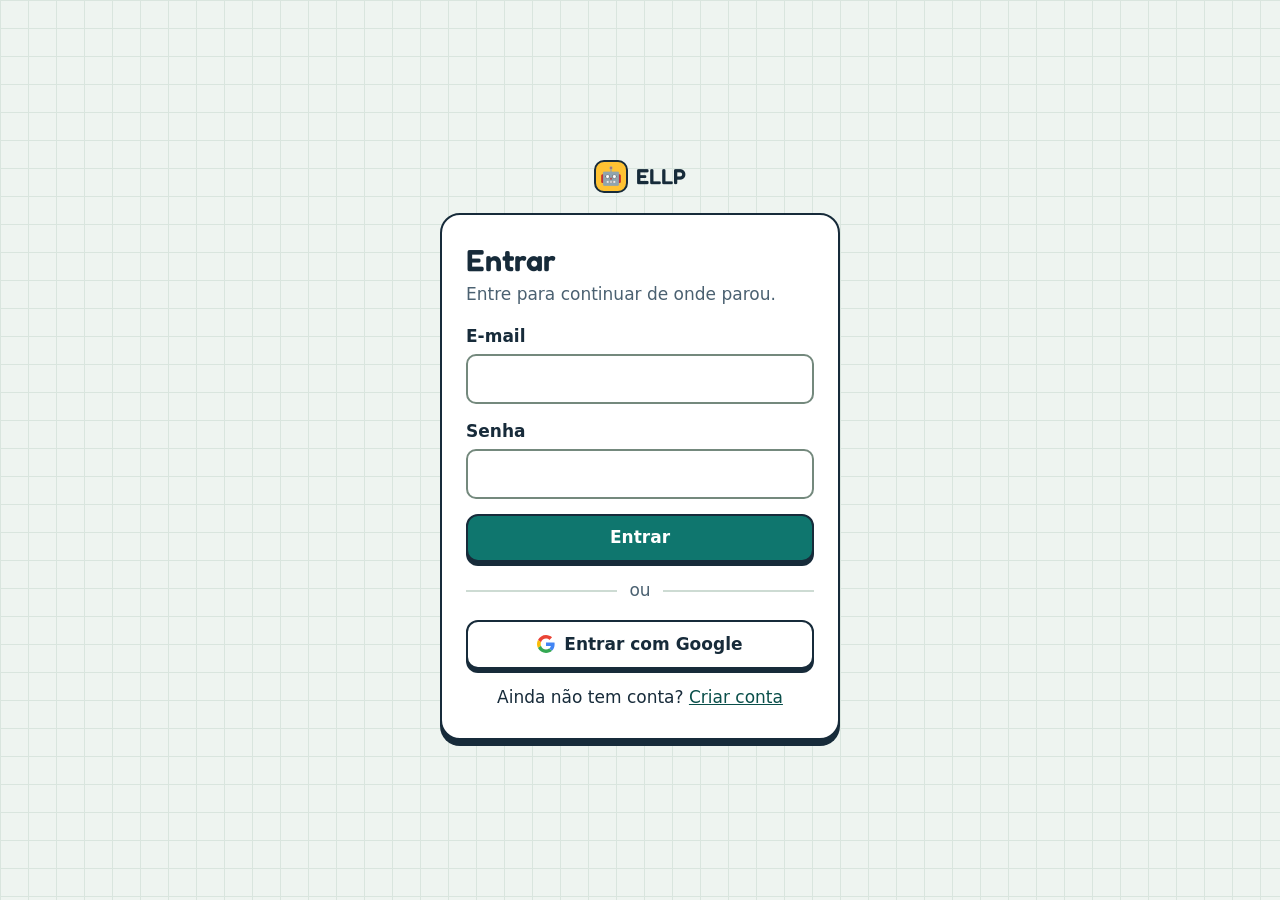
<file: frontend/index.html>
<!DOCTYPE html>
<html lang="pt-BR">
<head>
  <meta charset="UTF-8">
  <meta name="viewport" content="width=device-width, initial-scale=1">
  <title>ELLP - Jogo</title>
  <link rel="stylesheet" href="css/style.css">
</head>
<body>
  <p id="carregando">Carregando...</p>

  <main id="conteudo" class="pagina tela-jogo" hidden>
    <header class="topo">
      <a class="marca" href="index.html"><span class="marca-icone" aria-hidden="true">🤖</span>ELLP</a>
      <nav class="topo-nav" aria-label="Principal">
        <a href="index.html" aria-current="page">Jogo</a>
        <a href="painel.html">Desempenho</a>
      </nav>
      <div class="topo-usuario">
        <span id="nome-usuario"></span>
        <button id="btn-sair" class="btn btn-discreto" type="button">Sair</button>
      </div>
    </header>

    <nav id="lista-fases" class="lista-fases" aria-label="Fases"></nav>

    <section class="fase-cabecalho">
      <h1 id="titulo-fase"></h1>
      <p id="descricao-fase"></p>
    </section>

    <div id="grid" class="grid" data-testid="grid"></div>

    <div class="controles" aria-label="Controles de movimento">
      <button type="button" data-direcao="cima" class="btn tecla c-cima" aria-label="Cima">↑</button>
      <button type="button" data-direcao="esquerda" class="btn tecla c-esquerda" aria-label="Esquerda">←</button>
      <button type="button" data-direcao="direita" class="btn tecla c-direita" aria-label="Direita">→</button>
      <button type="button" data-direcao="baixo" class="btn tecla c-baixo" aria-label="Baixo">↓</button>
    </div>
    <p class="dica">Você também pode usar as setas do teclado.</p>

    <p id="mensagem" role="status" data-testid="mensagem"></p>

    <div class="acoes">
      <button id="btn-reiniciar" class="btn" type="button">Reiniciar</button>
      <button id="btn-proxima" class="btn btn-primario" type="button" hidden>Próxima fase</button>
    </div>
  </main>

  <script type="module" src="js/game.js"></script>
</body>
</html>
</file>
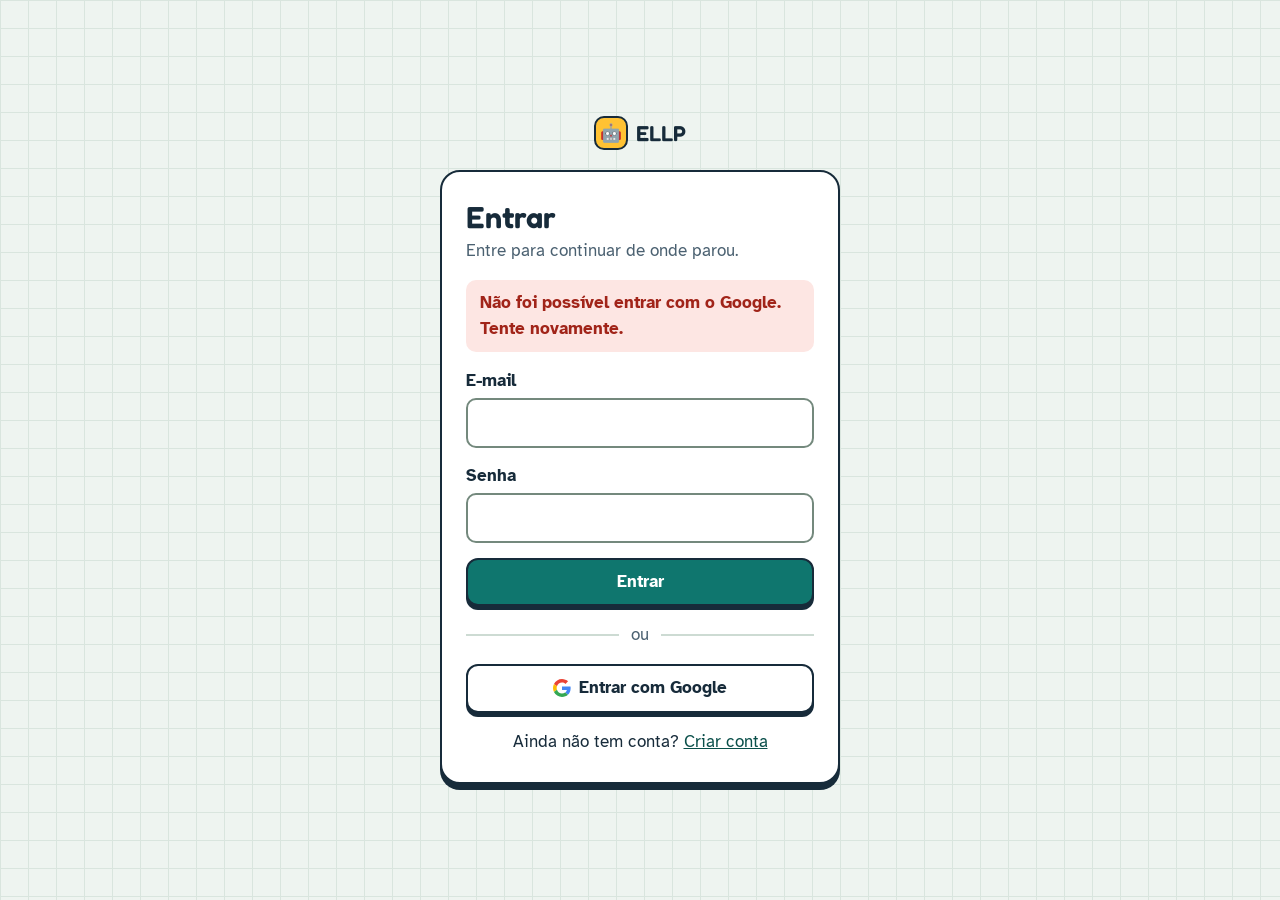
<file: frontend/auth-callback.html>
<!DOCTYPE html>
<html lang="pt-BR">
<head>
  <meta charset="UTF-8">
  <title>ELLP - Entrando...</title>
</head>
<body>
  <p>Entrando...</p>
  <script type="module" src="js/auth-callback.js"></script>
</body>
</html>
</file>
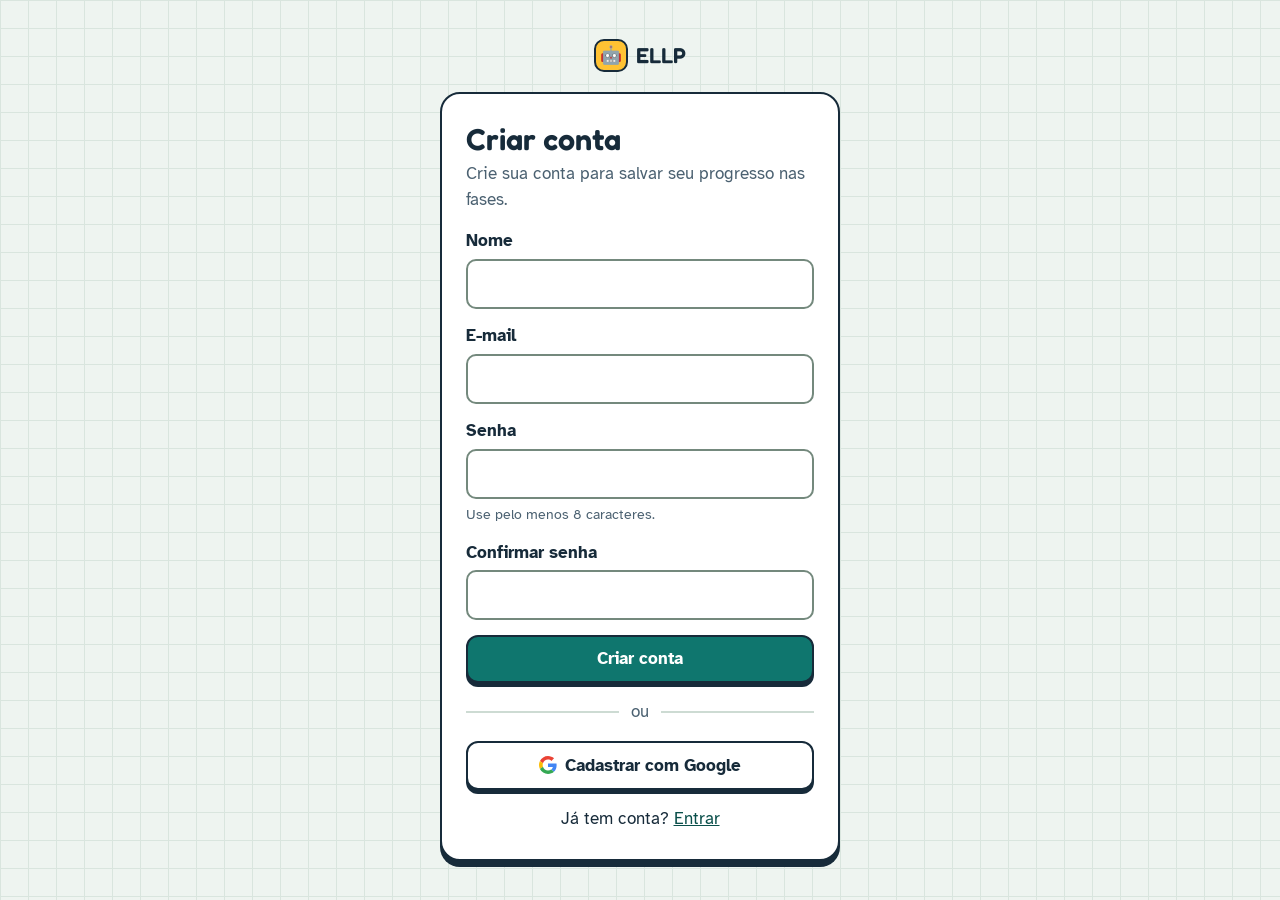
<file: frontend/cadastro.html>
<!DOCTYPE html>
<html lang="pt-BR">
<head>
  <meta charset="UTF-8">
  <meta name="viewport" content="width=device-width, initial-scale=1">
  <title>ELLP - Criar conta</title>
  <link rel="stylesheet" href="css/style.css">
</head>
<body class="auth">
  <a class="marca auth-marca" href="login.html"><span class="marca-icone" aria-hidden="true">🤖</span>ELLP</a>

  <main class="cartao-auth tela-cadastro">
    <div>
      <h1>Criar conta</h1>
      <p class="subtitulo">Crie sua conta para salvar seu progresso nas fases.</p>
    </div>

    <p id="erro" class="alerta alerta-erro" role="alert" hidden></p>

    <form id="form-cadastro" novalidate>
      <div class="campo">
        <label for="nome">Nome</label>
        <input id="nome" type="text" autocomplete="name" required>
      </div>
      <div class="campo">
        <label for="email">E-mail</label>
        <input id="email" type="email" autocomplete="email" required>
      </div>
      <div class="campo">
        <label for="senha">Senha</label>
        <input id="senha" type="password" autocomplete="new-password" minlength="8" aria-describedby="ajuda-senha" required>
        <span id="ajuda-senha" class="ajuda">Use pelo menos 8 caracteres.</span>
      </div>
      <div class="campo">
        <label for="confirmar-senha">Confirmar senha</label>
        <input id="confirmar-senha" type="password" autocomplete="new-password" required>
      </div>
      <button id="btn-cadastrar" class="btn btn-primario btn-bloco" type="submit">Criar conta</button>
    </form>

    <div class="divisor" aria-hidden="true">ou</div>

    <button id="btn-google" class="btn btn-bloco" type="button">
      <svg width="18" height="18" viewBox="0 0 48 48" aria-hidden="true"><path fill="#EA4335" d="M24 9.5c3.54 0 6.71 1.22 9.21 3.6l6.85-6.85C35.9 2.38 30.47 0 24 0 14.62 0 6.51 5.38 2.56 13.22l7.98 6.19C12.43 13.72 17.74 9.5 24 9.5z"/><path fill="#4285F4" d="M46.98 24.55c0-1.57-.15-3.09-.38-4.55H24v9.02h12.94c-.58 2.96-2.26 5.48-4.78 7.18l7.73 6c4.51-4.18 7.09-10.36 7.09-17.65z"/><path fill="#FBBC05" d="M10.53 28.59c-.48-1.45-.76-2.99-.76-4.59s.27-3.14.76-4.59l-7.98-6.19C.92 16.46 0 20.12 0 24c0 3.88.92 7.54 2.56 10.78l7.97-6.19z"/><path fill="#34A853" d="M24 48c6.48 0 11.93-2.13 15.89-5.81l-7.73-6c-2.15 1.45-4.92 2.3-8.16 2.3-6.26 0-11.57-4.22-13.47-9.91l-7.98 6.19C6.51 42.62 14.62 48 24 48z"/></svg>
      Cadastrar com Google
    </button>

    <p class="rodape-auth">Já tem conta? <a href="login.html">Entrar</a></p>
  </main>

  <script type="module" src="js/cadastro.js"></script>
</body>
</html>
</file>
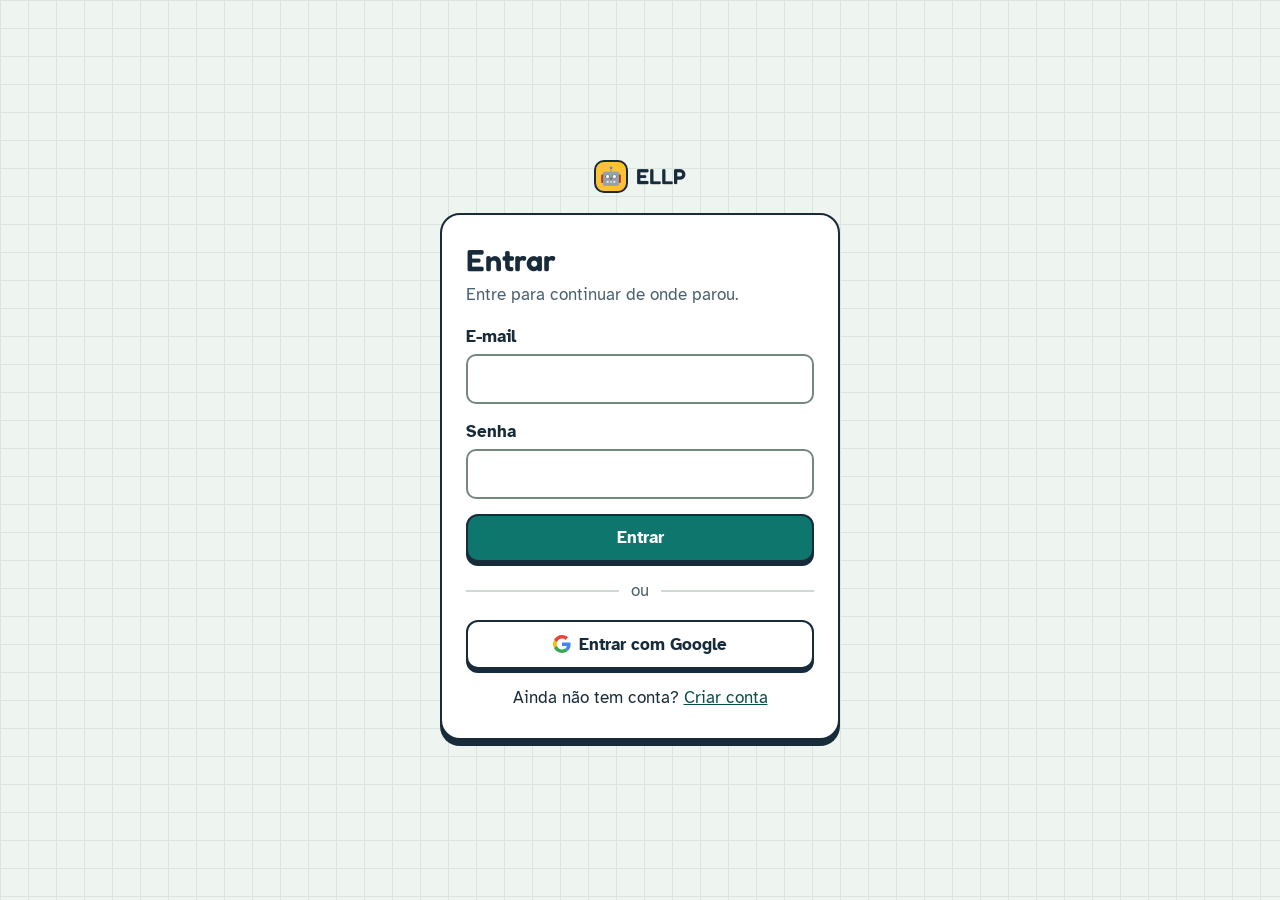
<file: frontend/login.html>
<!DOCTYPE html>
<html lang="pt-BR">
<head>
  <meta charset="UTF-8">
  <meta name="viewport" content="width=device-width, initial-scale=1">
  <title>ELLP - Entrar</title>
  <link rel="stylesheet" href="css/style.css">
</head>
<body class="auth">
  <a class="marca auth-marca" href="login.html"><span class="marca-icone" aria-hidden="true">🤖</span>ELLP</a>

  <main class="cartao-auth tela-login">
    <div>
      <h1>Entrar</h1>
      <p class="subtitulo">Entre para continuar de onde parou.</p>
    </div>

    <p id="aviso" class="alerta alerta-ok" role="status" hidden></p>
    <p id="erro" class="alerta alerta-erro" role="alert" hidden></p>

    <form id="form-login">
      <div class="campo">
        <label for="email">E-mail</label>
        <input id="email" type="email" autocomplete="email" required>
      </div>
      <div class="campo">
        <label for="senha">Senha</label>
        <input id="senha" type="password" autocomplete="current-password" required>
      </div>
      <button class="btn btn-primario btn-bloco" type="submit">Entrar</button>
    </form>

    <div class="divisor" aria-hidden="true">ou</div>

    <button id="btn-google" class="btn btn-bloco" type="button">
      <svg width="18" height="18" viewBox="0 0 48 48" aria-hidden="true"><path fill="#EA4335" d="M24 9.5c3.54 0 6.71 1.22 9.21 3.6l6.85-6.85C35.9 2.38 30.47 0 24 0 14.62 0 6.51 5.38 2.56 13.22l7.98 6.19C12.43 13.72 17.74 9.5 24 9.5z"/><path fill="#4285F4" d="M46.98 24.55c0-1.57-.15-3.09-.38-4.55H24v9.02h12.94c-.58 2.96-2.26 5.48-4.78 7.18l7.73 6c4.51-4.18 7.09-10.36 7.09-17.65z"/><path fill="#FBBC05" d="M10.53 28.59c-.48-1.45-.76-2.99-.76-4.59s.27-3.14.76-4.59l-7.98-6.19C.92 16.46 0 20.12 0 24c0 3.88.92 7.54 2.56 10.78l7.97-6.19z"/><path fill="#34A853" d="M24 48c6.48 0 11.93-2.13 15.89-5.81l-7.73-6c-2.15 1.45-4.92 2.3-8.16 2.3-6.26 0-11.57-4.22-13.47-9.91l-7.98 6.19C6.51 42.62 14.62 48 24 48z"/></svg>
      Entrar com Google
    </button>

    <p class="rodape-auth">Ainda não tem conta? <a href="cadastro.html">Criar conta</a></p>
  </main>

  <script type="module" src="js/login.js"></script>
</body>
</html>
</file>
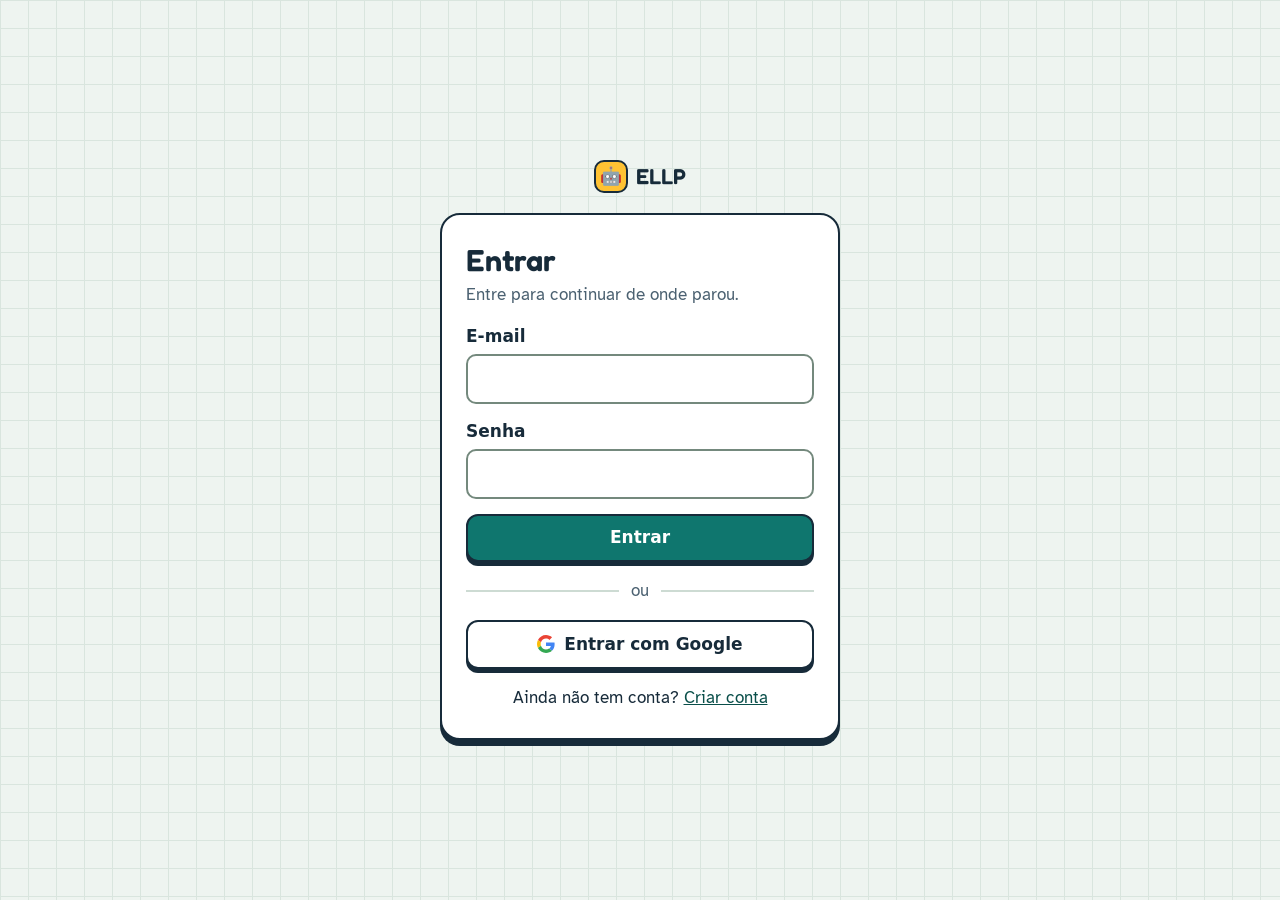
<file: frontend/painel.html>
<!DOCTYPE html>
<html lang="pt-BR">
<head>
  <meta charset="UTF-8">
  <meta name="viewport" content="width=device-width, initial-scale=1">
  <title>ELLP - Painel de desempenho</title>
  <link rel="stylesheet" href="css/style.css">
</head>
<body>
  <p id="carregando">Carregando...</p>

  <main id="conteudo" class="pagina painel" hidden>
    <header class="topo">
      <a class="marca" href="index.html"><span class="marca-icone" aria-hidden="true">🤖</span>ELLP</a>
      <nav class="topo-nav" aria-label="Principal">
        <a href="index.html">Jogo</a>
        <a href="painel.html" aria-current="page">Desempenho</a>
      </nav>
      <div class="topo-usuario">
        <span id="nome-usuario"></span>
        <button id="btn-sair" class="btn btn-discreto" type="button">Sair</button>
      </div>
    </header>

    <h1 class="painel-titulo">Painel de desempenho</h1>

    <p id="erro" class="alerta alerta-erro" role="alert" hidden></p>

    <section class="caixa" aria-label="Resumo">
      <div class="resumo-itens">
        <div class="resumo-item">
          <span class="rotulo">Fases concluídas</span>
          <strong id="fases-concluidas" data-testid="fases-concluidas"></strong>
        </div>
        <div class="resumo-item">
          <span class="rotulo">Tentativas</span>
          <strong id="total-tentativas" data-testid="total-tentativas"></strong>
        </div>
        <div class="resumo-item">
          <span class="rotulo">Tempo gasto</span>
          <strong id="tempo-total" data-testid="tempo-total"></strong>
        </div>
      </div>
      <div id="barra-progresso" class="barra" role="progressbar" aria-label="Fases concluídas" aria-valuemin="0" aria-valuenow="0" aria-valuemax="0">
        <span></span>
      </div>
    </section>

    <section class="secao">
      <h2>Por fase</h2>
      <div class="tabela-rolagem">
        <table class="tabela tabela-fases">
          <thead>
            <tr><th>Fase</th><th>Situação</th><th class="num">Tentativas</th><th class="num">Tempo</th></tr>
          </thead>
          <tbody id="tabela-fases"></tbody>
        </table>
      </div>
    </section>

    <section class="secao">
      <h2>Histórico de tentativas</h2>
      <p id="historico-nota" class="nota" hidden></p>
      <p id="historico-vazio" class="vazio" hidden>
        Você ainda não fez nenhuma tentativa. <a href="index.html">Vá para o jogo</a> e comece pela fase 1.
      </p>
      <div id="historico-tabela" class="tabela-rolagem" hidden>
        <table class="tabela">
          <thead>
            <tr><th>Quando</th><th>Fase</th><th>Resultado</th><th class="num">Movimentos</th><th class="num">Tempo</th></tr>
          </thead>
          <tbody id="tabela-historico"></tbody>
        </table>
      </div>
    </section>
  </main>

  <script type="module" src="js/painel.js"></script>
</body>
</html>
</file>
<file: frontend/css/style.css>
/* ELLP — papel quadriculado, botões com cara de tecla */
@import url("https://fonts.googleapis.com/css2?family=Atkinson+Hyperlegible:wght@400;700&family=Fredoka:wght@500;600&display=swap");

:root {
  color-scheme: light;
  --tinta: #172b3a;
  --tinta-suave: #4b6171;
  --papel: #eef4f0;
  --linha-papel: #d9e5de;
  --superficie: #ffffff;
  --borda: #cddbd3;
  --campo-borda: #74897d;
  --primaria: #0f766e;
  --primaria-hover: #0c635c;
  --primaria-escura: #0a4f4a;
  --primaria-clara: #d9f0ea;
  --sol: #ffc233;
  --sol-clara: #ffe9a8;
  --sucesso: #19632f;
  --sucesso-fundo: #d8f3df;
  --aviso: #7a4b00;
  --aviso-fundo: #ffefc2;
  --erro: #a12419;
  --erro-fundo: #fde6e3;
  --fonte-titulo: "Fredoka", "Trebuchet MS", system-ui, sans-serif;
  --fonte-texto: "Atkinson Hyperlegible", system-ui, -apple-system, "Segoe UI", sans-serif;
}

*, *::before, *::after { box-sizing: border-box; }
[hidden] { display: none !important; }

/* ---------- base ---------- */
body {
  margin: 0;
  min-height: 100vh;
  display: flex;
  flex-direction: column;
  align-items: center;
  font-family: var(--fonte-texto);
  font-size: 1.0625rem;
  line-height: 1.5;
  color: var(--tinta);
  background-color: var(--papel);
  background-image:
    linear-gradient(var(--linha-papel) 1px, transparent 1px),
    linear-gradient(90deg, var(--linha-papel) 1px, transparent 1px);
  background-size: 28px 28px;
}
body.auth { justify-content: center; padding: 2rem 1rem; }

h1, h2 { margin: 0; font-family: var(--fonte-titulo); font-weight: 600; line-height: 1.15; }
a { color: var(--primaria-escura); }
:focus-visible { outline: 3px solid var(--tinta); outline-offset: 2px; }
#carregando { margin: auto; color: var(--tinta-suave); }

/* coluna central: tudo fica alinhado ao centro da tela */
.pagina {
  width: min(100%, 720px);
  padding: 1.25rem 1rem 3rem;
  display: flex;
  flex-direction: column;
  align-items: center;
  gap: 1.25rem;
}

/* ---------- barra do topo ---------- */
.topo {
  width: 100%;
  display: grid;
  grid-template-columns: auto 1fr auto;
  align-items: center;
  gap: .75rem;
  padding: .5rem .75rem;
  background: var(--superficie);
  border: 2px solid var(--tinta);
  border-radius: 16px;
}
.marca {
  display: inline-flex; align-items: center; gap: .5rem;
  font-family: var(--fonte-titulo); font-weight: 600; font-size: 1.35rem;
  color: var(--tinta); text-decoration: none;
}
.marca-icone {
  display: grid; place-items: center; width: 2.1rem; height: 2.1rem;
  font-size: 1.1rem; background: var(--sol);
  border: 2px solid var(--tinta); border-radius: 10px;
}
.topo-nav { display: flex; justify-content: center; gap: .25rem; }
.topo-nav a {
  padding: .3rem .85rem; border-radius: 999px;
  font-weight: 700; color: var(--tinta); text-decoration: none;
}
.topo-nav a:hover { background: var(--primaria-clara); }
.topo-nav a[aria-current="page"] { background: var(--primaria); color: #fff; }
.topo-usuario { display: flex; align-items: center; gap: .35rem; color: var(--tinta-suave); }
#nome-usuario { max-width: 9rem; overflow: hidden; text-overflow: ellipsis; white-space: nowrap; }

@media (max-width: 560px) {
  .topo { grid-template-columns: 1fr auto; }
  .topo-nav { grid-column: 1 / -1; order: 3; }
}

/* ---------- botões ---------- */
.btn {
  display: inline-flex; align-items: center; justify-content: center; gap: .55rem;
  padding: .6rem 1.2rem;
  font: inherit; font-weight: 700; text-decoration: none;
  color: var(--tinta); background: var(--superficie);
  border: 2px solid var(--tinta); border-radius: 12px;
  box-shadow: 0 4px 0 var(--tinta);
  cursor: pointer;
  transition: transform .08s, box-shadow .08s, background-color .12s;
}
.btn:hover:not(:disabled) { background: var(--primaria-clara); }
.btn:not(:disabled):active { transform: translateY(3px); box-shadow: 0 1px 0 var(--tinta); }
.btn:disabled { opacity: .55; cursor: not-allowed; }
.btn-primario { color: #fff; background: var(--primaria); }
.btn-primario:hover:not(:disabled) { background: var(--primaria-hover); }
.btn-bloco { width: 100%; }
.btn-discreto { padding: .3rem .8rem; background: transparent; border-color: transparent; box-shadow: none; }
.btn-discreto:not(:disabled):active { transform: none; box-shadow: none; }

/* ---------- formulários (login e cadastro) ---------- */
.auth-marca { margin-bottom: 1.25rem; }
.cartao-auth {
  width: min(100%, 400px);
  display: grid; gap: 1rem;
  padding: 1.75rem 1.5rem;
  background: var(--superficie);
  border: 2px solid var(--tinta); border-radius: 20px;
  box-shadow: 0 6px 0 var(--tinta);
}
.cartao-auth h1 { font-size: 1.9rem; }
.subtitulo { margin: .25rem 0 0; color: var(--tinta-suave); }
.cartao-auth form { display: grid; gap: .9rem; }
.campo { display: grid; gap: .3rem; }
.campo label { font-weight: 700; }
.campo input {
  width: 100%; padding: .65rem .8rem;
  font: inherit; color: var(--tinta); background: #fff;
  border: 2px solid var(--campo-borda); border-radius: 10px;
}
.campo input:focus { border-color: var(--primaria); }
.ajuda { font-size: .9rem; color: var(--tinta-suave); }
.divisor { display: flex; align-items: center; gap: .75rem; color: var(--tinta-suave); }
.divisor::before, .divisor::after { content: ""; flex: 1; height: 2px; background: var(--borda); }
.rodape-auth { margin: 0; text-align: center; }

.alerta { margin: 0; padding: .65rem .85rem; border-radius: 10px; font-weight: 700; }
.alerta-erro { color: var(--erro); background: var(--erro-fundo); }
.alerta-ok { color: var(--sucesso); background: var(--sucesso-fundo); }

/* ---------- jogo ---------- */
.lista-fases { display: flex; flex-wrap: wrap; justify-content: center; gap: .5rem; }
.btn-fase {
  padding: .4rem .9rem;
  font: inherit; font-weight: 700; color: var(--tinta);
  background: var(--superficie);
  border: 2px solid var(--tinta); border-radius: 999px;
  cursor: pointer;
}
.btn-fase:hover:not(:disabled) { background: var(--primaria-clara); }
.btn-fase.ativa { color: #fff; background: var(--primaria); }
.btn-fase:disabled {
  color: var(--tinta-suave); background: transparent;
  border-style: dashed; border-color: var(--tinta-suave); cursor: not-allowed;
}

.fase-cabecalho { max-width: 34rem; text-align: center; }
.fase-cabecalho h1 { font-size: clamp(1.6rem, 5vw, 2.2rem); }
#descricao-fase { margin: .35rem 0 0; color: var(--tinta-suave); }

/* o grid é a peça principal da tela */
.grid {
  display: grid;
  grid-auto-rows: 1fr;
  gap: 1px;
  width: min(100%, 460px);
  aspect-ratio: 1;
  overflow: hidden;
  background: #a9bbb1;
  border: 3px solid var(--tinta); border-radius: 14px;
  box-shadow: 0 6px 0 var(--tinta);
}
.celula {
  display: flex; align-items: center; justify-content: center;
  font-size: clamp(1.4rem, 7vw, 2.4rem); line-height: 1;
  background: #fbfdfc;
}
.celula.obstaculo { background: #c6d1d8; }
.celula.destino { background: var(--sucesso-fundo); }
.celula.personagem {
  background: var(--sol-clara);
  box-shadow: inset 0 0 0 3px var(--sol);
  animation: pop .16s ease-out;
}
@keyframes pop { from { transform: scale(.8); } to { transform: scale(1); } }
.grid.tremer { animation: tremer .3s; }
@keyframes tremer {
  20%, 60% { transform: translateX(-5px); }
  40%, 80% { transform: translateX(5px); }
}

/* setas com cara de tecla */
.controles {
  display: grid;
  grid-template-columns: repeat(3, 3.6rem);
  grid-template-areas: ". cima ." "esquerda . direita" ". baixo .";
  gap: .5rem;
  margin-top: .25rem;
}
.tecla { width: 3.6rem; height: 3.6rem; padding: 0; font-size: 1.6rem; border-radius: 14px; }
.c-cima { grid-area: cima; }
.c-esquerda { grid-area: esquerda; }
.c-direita { grid-area: direita; }
.c-baixo { grid-area: baixo; }
.dica { margin: 0; font-size: .95rem; color: var(--tinta-suave); text-align: center; }

#mensagem {
  min-height: 2.6rem; margin: 0; padding: .4rem .9rem;
  display: flex; align-items: center; justify-content: center;
  font-weight: 700; text-align: center; border-radius: 999px;
}
#mensagem:not(:empty) { background: var(--primaria-clara); }
#mensagem[data-tipo="erro"] { color: var(--erro); background: var(--erro-fundo); }
#mensagem[data-tipo="sucesso"] { color: var(--sucesso); background: var(--sucesso-fundo); }
.acoes { display: flex; flex-wrap: wrap; justify-content: center; gap: .75rem; }

/* ---------- painel de desempenho ---------- */
.painel-titulo { font-size: clamp(1.6rem, 5vw, 2.2rem); text-align: center; }
.caixa {
  width: 100%; overflow: hidden;
  background: var(--superficie);
  border: 2px solid var(--tinta); border-radius: 16px;
}
.resumo-itens { display: grid; grid-template-columns: repeat(3, 1fr); }
.resumo-item { display: grid; gap: .1rem; padding: 1rem .5rem; text-align: center; }
.resumo-item + .resumo-item { border-left: 2px solid var(--borda); }
.resumo-item strong {
  font-family: var(--fonte-titulo); font-weight: 600; line-height: 1.1;
  font-size: clamp(1.3rem, 5vw, 1.9rem);
}
.resumo-item .rotulo { order: 2; font-size: .95rem; color: var(--tinta-suave); }
.barra {
  height: .9rem; margin: 0 1rem 1rem; overflow: hidden;
  background: var(--primaria-clara);
  border: 2px solid var(--tinta); border-radius: 999px;
}
.barra > span { display: block; width: 0; height: 100%; background: var(--primaria); transition: width .5s ease-out; }

.secao { width: 100%; display: grid; gap: .6rem; }
.secao h2 { font-size: 1.35rem; }
.nota { margin: 0; font-size: .95rem; color: var(--tinta-suave); }

.tabela-rolagem {
  overflow-x: auto;
  background: var(--superficie);
  border: 2px solid var(--tinta); border-radius: 16px;
}
.tabela { width: 100%; border-collapse: collapse; }
.tabela th, .tabela td { padding: .6rem .9rem; text-align: left; white-space: nowrap; border-bottom: 1px solid var(--borda); }
.tabela th { font-weight: 700; background: var(--primaria-clara); }
.tabela tbody tr:last-child td { border-bottom: 0; }
.tabela .num { text-align: right; font-variant-numeric: tabular-nums; }

.selo { display: inline-block; padding: .1rem .65rem; font-size: .9rem; font-weight: 700; border-radius: 999px; }
.selo-ok { color: var(--sucesso); background: var(--sucesso-fundo); }
.selo-pendente { color: var(--tinta-suave); background: #e6ede9; }
.selo-parcial { color: var(--aviso); background: var(--aviso-fundo); }

.vazio {
  margin: 0; padding: 1.25rem; text-align: center; color: var(--tinta-suave);
  background: var(--superficie);
  border: 2px dashed var(--tinta-suave); border-radius: 16px;
}

@media (prefers-reduced-motion: reduce) {
  .celula.personagem, .grid.tremer { animation: none; }
  .btn, .barra > span { transition: none; }
}
</file>
